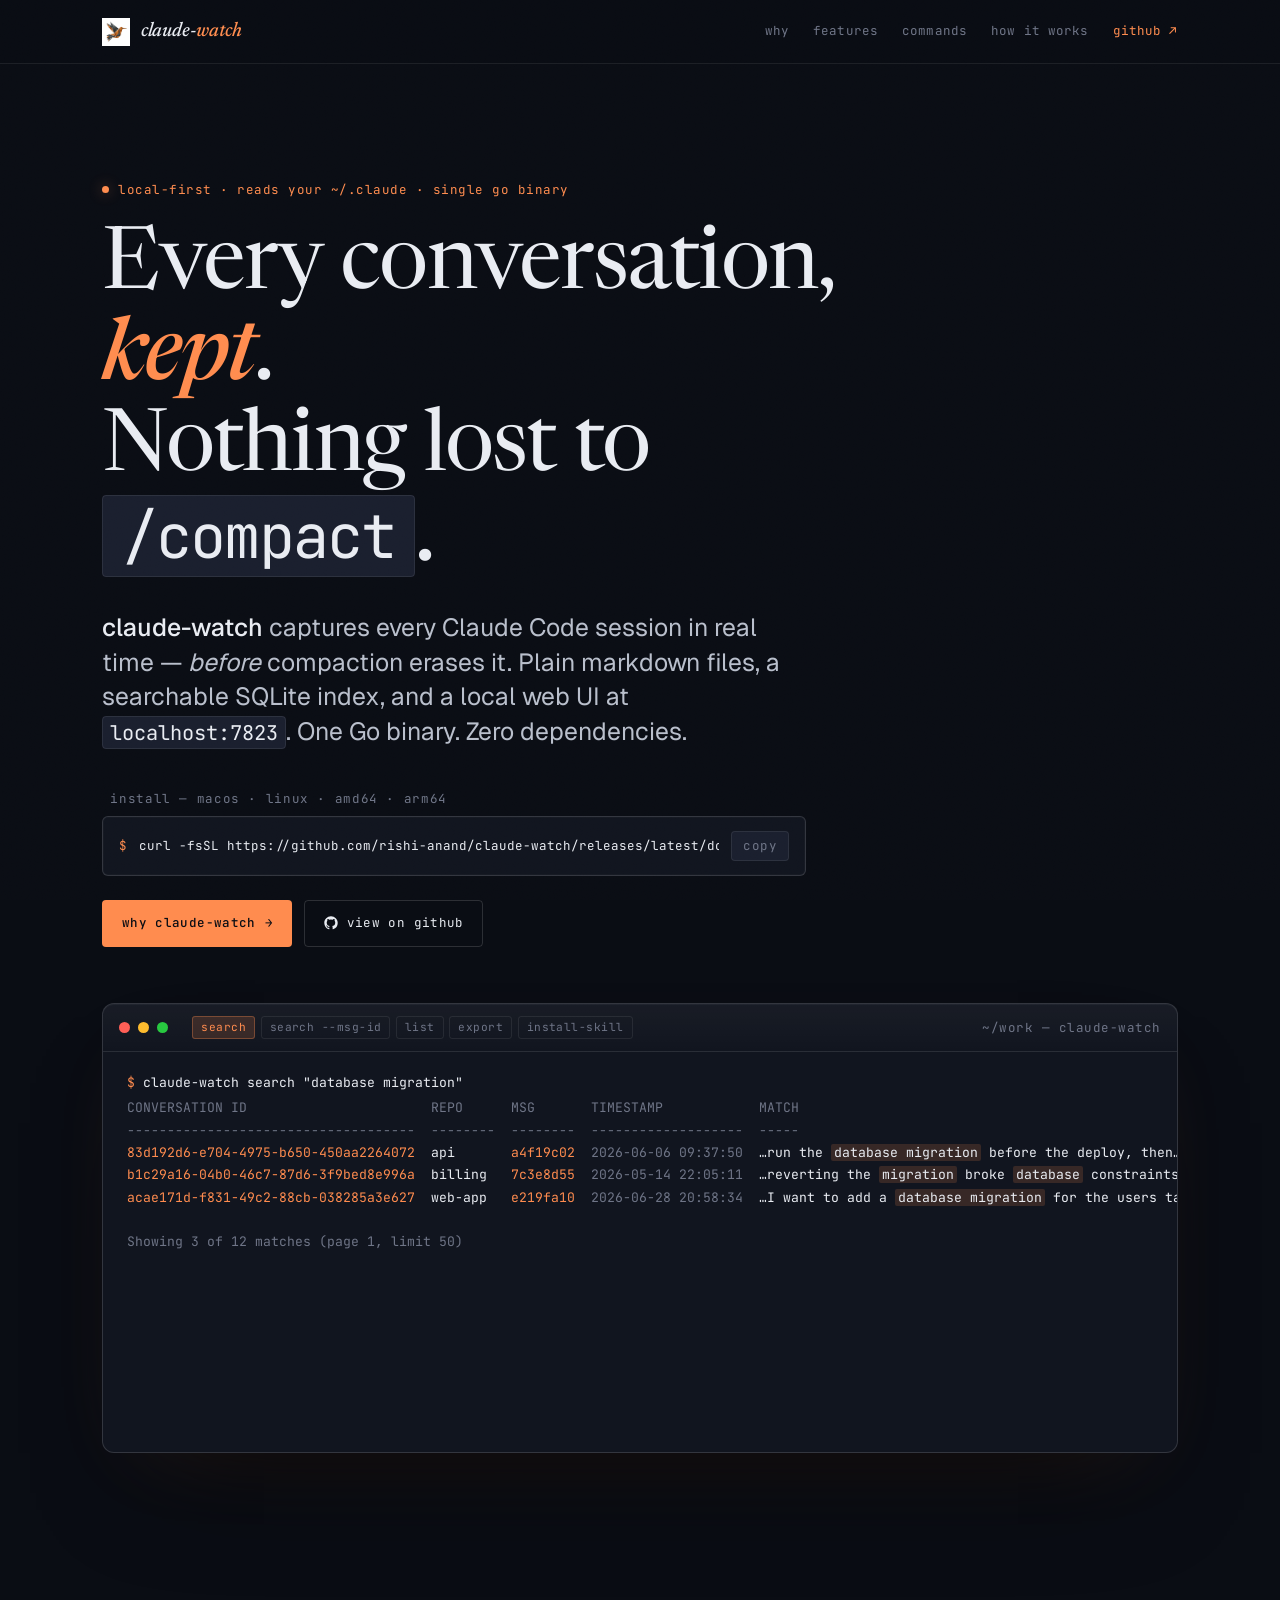
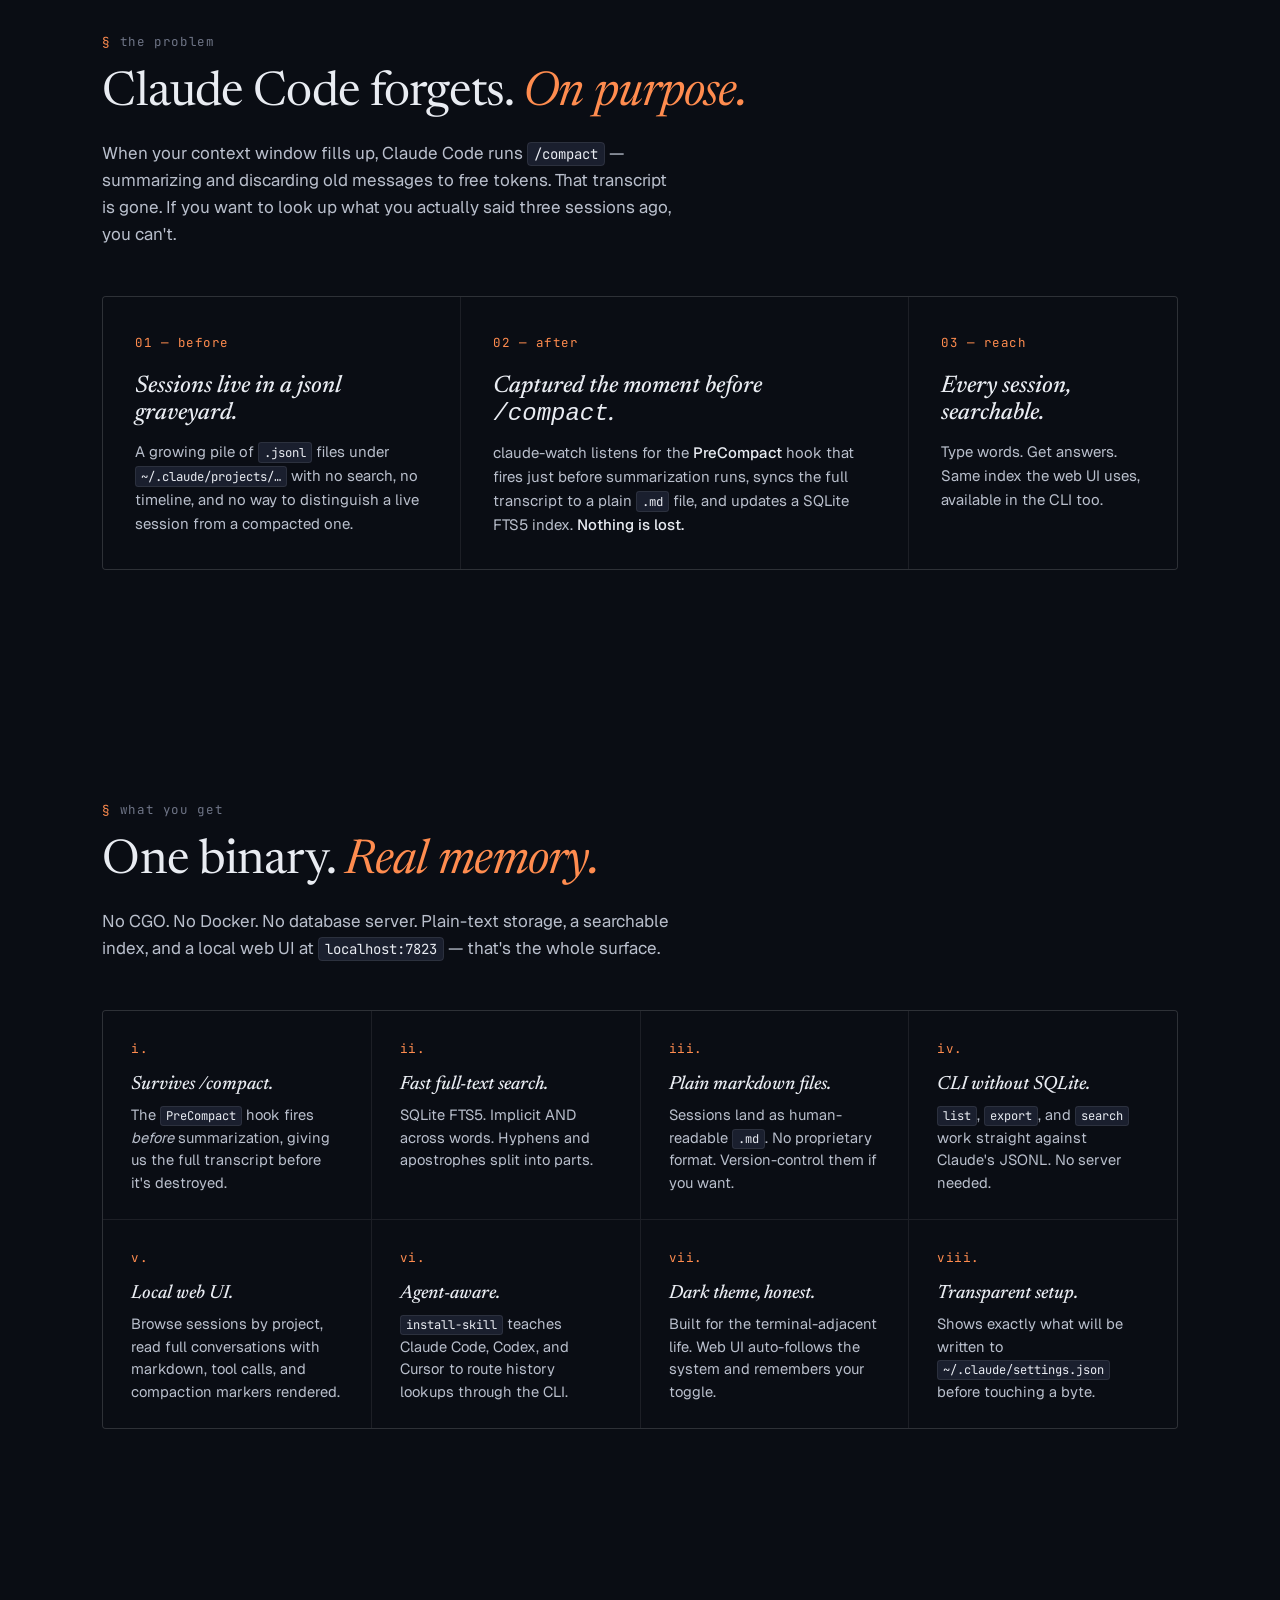
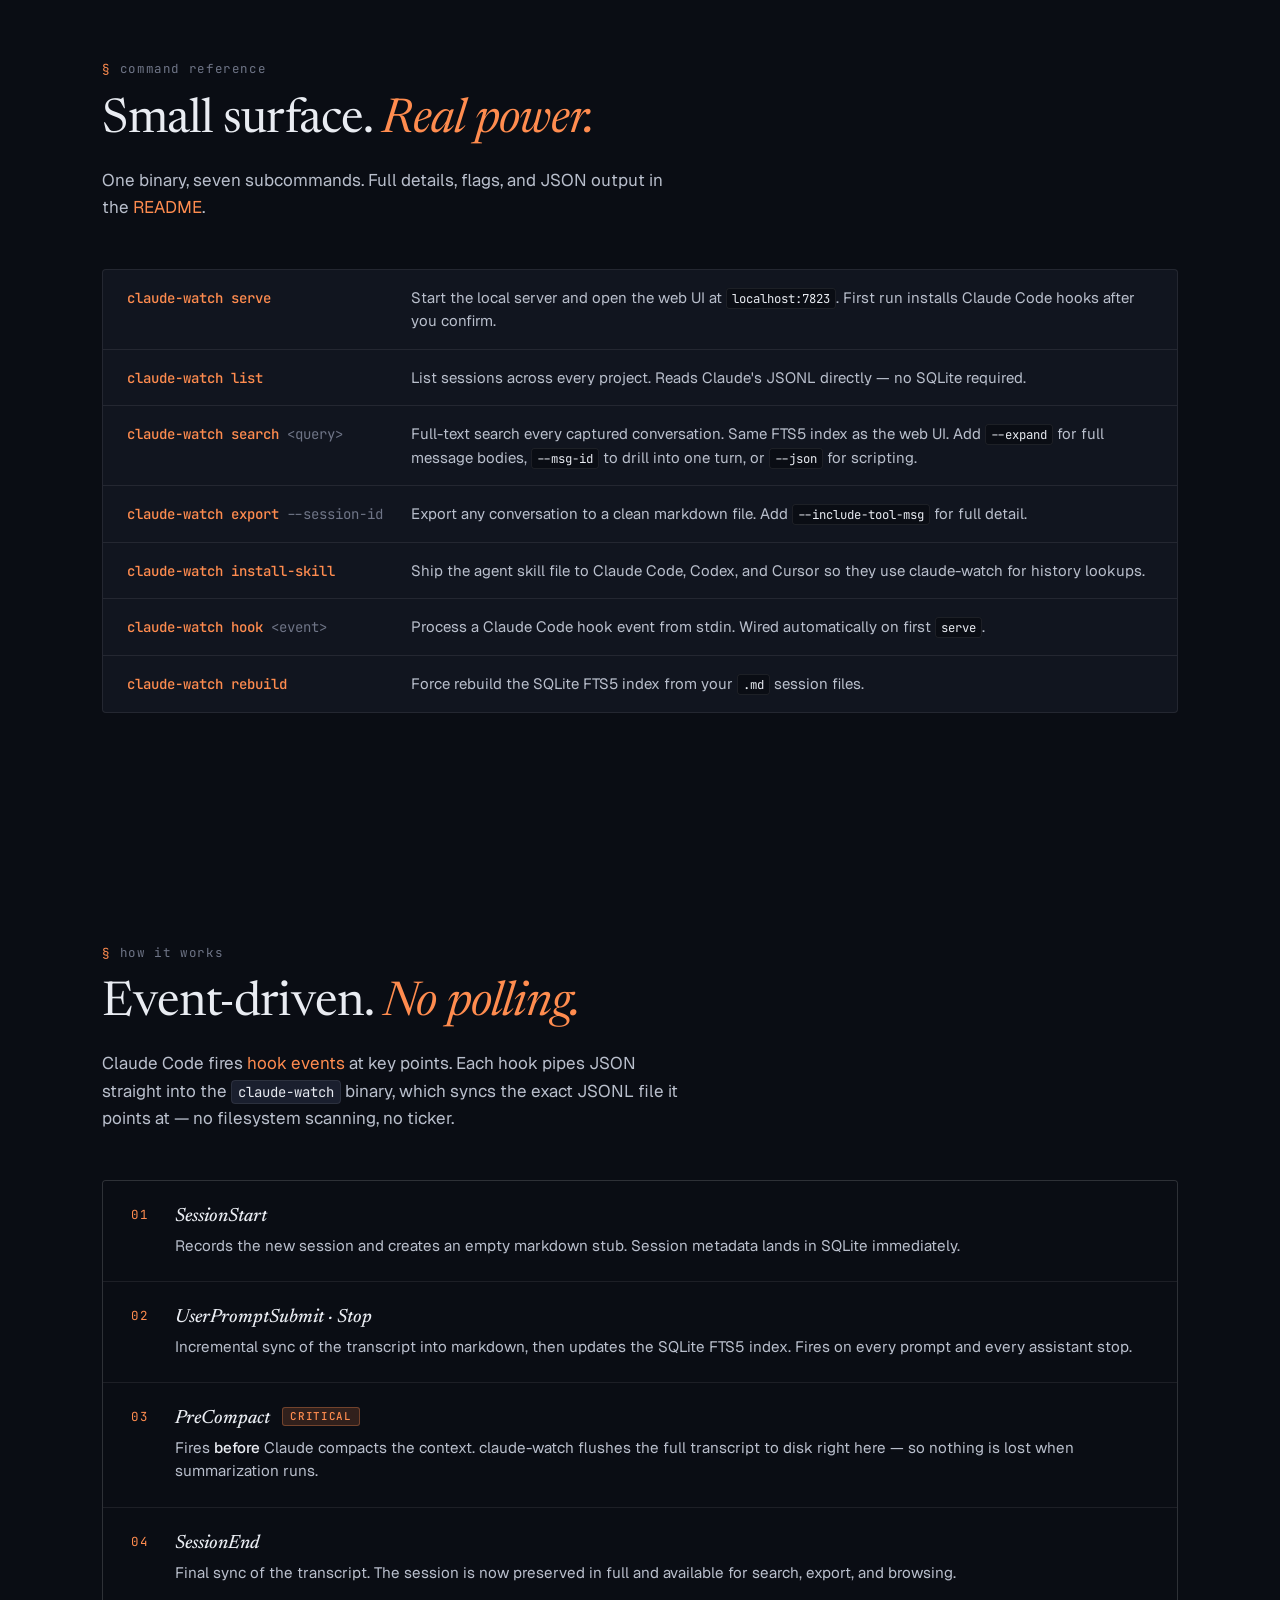
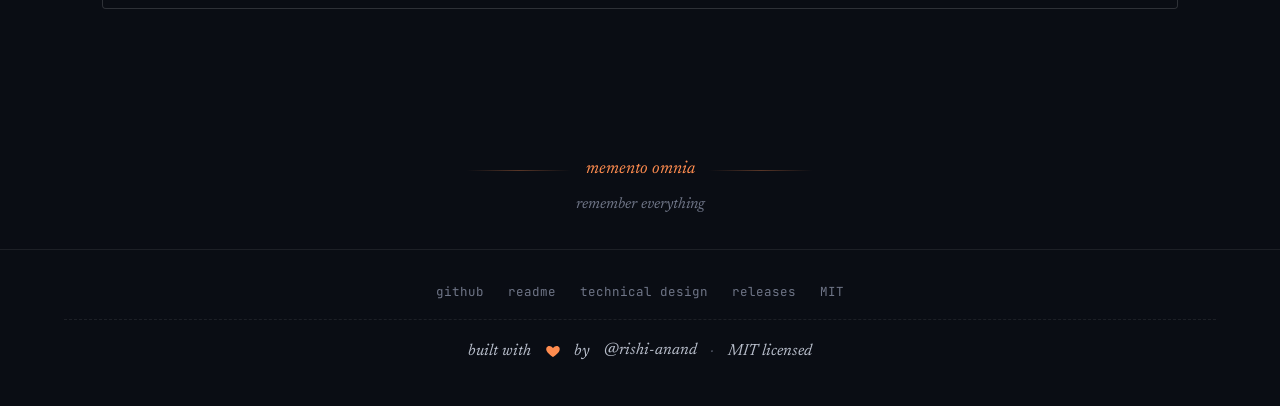
<file: docs/index.html>
<!doctype html>
<html lang="en" data-accent="ember">
<head>
  <meta charset="utf-8" />
  <meta name="viewport" content="width=device-width, initial-scale=1" />
  <meta name="theme-color" content="#0a0d14" />
  <title>claude-watch — every Claude Code conversation, kept.</title>
  <meta name="description" content="claude-watch captures every Claude Code session in real time — before /compact erases it. Plain markdown files, a searchable SQLite index, and a local web UI at localhost:7823." />
  <meta property="og:title" content="claude-watch" />
  <meta property="og:description" content="Every Claude Code conversation, kept. Nothing lost to /compact." />
  <meta property="og:image" content="logo.png" />
  <meta name="twitter:card" content="summary_large_image" />
  <link rel="icon" type="image/png" href="logo.png" />
  <link rel="preconnect" href="https://fonts.googleapis.com" />
  <link rel="preconnect" href="https://fonts.gstatic.com" crossorigin />
  <link href="https://fonts.googleapis.com/css2?family=Newsreader:ital,opsz,wght@0,6..72,400;0,6..72,500;1,6..72,400;1,6..72,500&family=Geist:wght@400;500;600&family=JetBrains+Mono:wght@400;500&display=swap" rel="stylesheet" />
  <style>
    /* ─── Design tokens ─────────────────────────────────── */
    :root {
      --bg:      #0a0d14;
      --bg-2:    #11151f;
      --bg-3:    #1a1f2e;
      --line:    rgba(255, 255, 255, 0.08);
      --line-2:  rgba(255, 255, 255, 0.14);
      --ink:     #e9ecf2;
      --ink-2:   #b9bfcc;
      --ink-3:   #6f7587;
      --ink-4:   #4a4f5d;

      --accent:        #ff8c4f;
      --accent-soft:   rgba(255, 140, 79, 0.16);
      --accent-line:   rgba(255, 140, 79, 0.32);
      --accent-glow:   rgba(255, 140, 79, 0.45);

      --f-mono:    "JetBrains Mono", ui-monospace, "SF Mono", Menlo, monospace;
      --f-display: "Newsreader", ui-serif, Georgia, serif;
      --f-body:    "Geist", ui-sans-serif, system-ui, -apple-system, sans-serif;

      --t-1: clamp(2.6rem, 7vw, 5.4rem);
      --t-2: clamp(1.9rem, 4vw, 3rem);
      --t-3: clamp(1.2rem, 2.2vw, 1.55rem);
      --t-4: 1.0625rem;
      --t-5: 0.9375rem;
      --t-6: 0.78125rem;
      --lh-tight: 1.05;
      --lh-snug:  1.25;
      --lh:       1.55;

      --gutter:      clamp(1.25rem, 3vw, 2.5rem);
      --section-gap: clamp(4rem, 9vw, 7.5rem);
      --max-w:       72rem;
      --copy-w:      36rem;
    }

    /* ─── Reset + base ──────────────────────────────────── */
    *, *::before, *::after { box-sizing: border-box; }
    html, body { margin: 0; padding: 0; }
    html { background: var(--bg); scroll-behavior: smooth; }

    body {
      font-family: var(--f-body);
      font-size: var(--t-5);
      line-height: var(--lh);
      color: var(--ink);
      background: var(--bg);
      -webkit-font-smoothing: antialiased;
      -moz-osx-font-smoothing: grayscale;
      font-feature-settings: "ss01", "cv11";
      text-rendering: optimizeLegibility;
      overflow-x: hidden;
    }

    img { max-width: 100%; display: block; }
    a { color: var(--accent); text-decoration: none; transition: color .12s ease; }
    a:hover { color: var(--ink); }
    ::selection { background: var(--accent); color: var(--bg); }

    /* Faint grain overlay */
    body::before {
      content: "";
      position: fixed; inset: 0;
      pointer-events: none;
      z-index: 999;
      opacity: 0.04;
      background-image: url("data:image/svg+xml;utf8,<svg xmlns='http://www.w3.org/2000/svg' width='128' height='128'><filter id='n'><feTurbulence type='fractalNoise' baseFrequency='0.85' numOctaves='2' stitchTiles='stitch'/></filter><rect width='100%25' height='100%25' filter='url(%23n)'/></svg>");
      mix-blend-mode: overlay;
    }

    /* ─── Nav ───────────────────────────────────────────── */
    .nav {
      position: sticky; top: 0; z-index: 50;
      backdrop-filter: blur(10px);
      -webkit-backdrop-filter: blur(10px);
      background: rgba(10, 13, 20, 0.72);
      border-bottom: 1px solid var(--line);
    }
    .nav__inner {
      max-width: var(--max-w);
      margin: 0 auto;
      padding: 1rem var(--gutter);
      display: flex;
      align-items: center;
      gap: 2rem;
    }
    .nav__brand {
      display: flex;
      align-items: center;
      gap: .65rem;
      font-family: var(--f-display);
      font-style: italic;
      font-weight: 500;
      font-size: 1.25rem;
      color: var(--ink);
      letter-spacing: -.01em;
    }
    .nav__brand:hover { color: var(--ink); }
    .nav__brand img { width: 28px; height: 28px; }
    .nav__brand em { color: var(--accent); font-style: italic; }
    .nav__links {
      margin-left: auto;
      display: flex;
      gap: 1.5rem;
      font-family: var(--f-mono);
      font-size: var(--t-6);
      color: var(--ink-3);
      text-transform: lowercase;
      letter-spacing: .01em;
    }
    .nav__links a {
      color: var(--ink-3);
      border-bottom: 1px dashed transparent;
      padding-bottom: 1px;
      transition: color .12s, border-color .12s;
    }
    .nav__links a:hover { color: var(--ink); border-bottom-color: var(--accent-line); }
    .nav__links a.is-cta { color: var(--accent); }
    .nav__links a.is-cta:hover { color: var(--ink); }
    @media (max-width: 720px) {
      .nav__links { gap: 1rem; }
      .nav__links a:not(.is-cta) { display: none; }
    }

    /* ─── Hero ──────────────────────────────────────────── */
    .hero {
      max-width: var(--max-w);
      margin: 0 auto;
      padding: clamp(4rem, 10vw, 7rem) var(--gutter) clamp(2.5rem, 6vw, 4rem);
      position: relative;
    }
    .hero::after {
      content: "";
      position: absolute;
      top: -10%; right: -20%;
      width: 720px; height: 720px;
      background: radial-gradient(circle at center, var(--accent-soft) 0%, transparent 60%);
      pointer-events: none;
      filter: blur(30px);
      z-index: -1;
    }

    .hero__eyebrow {
      font-family: var(--f-mono);
      font-size: var(--t-6);
      color: var(--accent);
      text-transform: lowercase;
      letter-spacing: .04em;
      margin: 0 0 1.5rem;
      display: inline-flex;
      align-items: center;
      gap: .55rem;
    }
    .hero__eyebrow::before {
      content: "";
      display: inline-block;
      width: 7px; height: 7px;
      border-radius: 50%;
      background: var(--accent);
      box-shadow: 0 0 14px var(--accent-glow);
      animation: blink 2.6s ease-in-out infinite;
    }
    @keyframes blink { 0%,75%,100% { opacity: 1; } 88% { opacity: .25; } }

    .hero__title {
      font-family: var(--f-display);
      font-weight: 400;
      font-size: var(--t-1);
      line-height: var(--lh-tight);
      letter-spacing: -.02em;
      color: var(--ink);
      margin: 0 0 1.5rem;
      max-width: 16ch;
    }
    .hero__title em {
      font-style: italic;
      color: var(--accent);
      font-weight: 500;
    }
    .hero__sub {
      font-size: var(--t-3);
      line-height: 1.4;
      color: var(--ink-2);
      max-width: 44ch;
      margin: 0 0 2.5rem;
      font-weight: 400;
    }
    .hero__sub strong { color: var(--ink); font-weight: 500; }
    .hero__sub code {
      font-family: var(--f-mono);
      font-size: .82em;
      color: var(--ink);
      background: var(--bg-3);
      padding: 2px 7px;
      border-radius: 4px;
      border: 1px solid var(--line);
    }

    /* Install command block — primary CTA */
    .install {
      max-width: 44rem;
      margin: 0 0 1.5rem;
    }
    .install__label {
      font-family: var(--f-mono);
      font-size: var(--t-6);
      color: var(--ink-3);
      text-transform: lowercase;
      letter-spacing: .05em;
      margin: 0 0 .5rem;
      padding-left: .5rem;
    }
    .install__row {
      display: flex;
      align-items: center;
      gap: .75rem;
      background: var(--bg-2);
      border: 1px solid var(--line-2);
      border-radius: 6px;
      padding: .85rem 1rem;
      position: relative;
      box-shadow: 0 20px 40px -30px rgba(0,0,0,.9), 0 0 0 1px rgba(255,255,255,.02) inset;
    }
    .install__row .prompt {
      color: var(--accent);
      font-family: var(--f-mono);
      font-size: var(--t-6);
      user-select: none;
      flex-shrink: 0;
    }
    .install__row code {
      flex: 1;
      font-family: var(--f-mono);
      font-size: var(--t-6);
      color: var(--ink);
      overflow-x: auto;
      white-space: nowrap;
      padding: 2px 0;
      letter-spacing: 0;
    }
    .install__copy {
      background: var(--bg-3);
      border: 1px solid var(--line);
      color: var(--ink-3);
      font-family: var(--f-mono);
      font-size: var(--t-6);
      letter-spacing: .04em;
      text-transform: lowercase;
      padding: .35rem .7rem;
      border-radius: 4px;
      cursor: pointer;
      flex-shrink: 0;
      transition: color .12s, border-color .12s, background .12s;
    }
    .install__copy:hover {
      color: var(--accent);
      border-color: var(--accent-line);
      background: var(--bg-2);
    }
    .install__copy.is-copied {
      color: var(--accent);
      border-color: var(--accent);
      background: var(--accent-soft);
    }

    .cta-row {
      display: flex;
      flex-wrap: wrap;
      gap: .75rem;
      align-items: center;
      margin-bottom: 3.5rem;
    }
    .btn {
      display: inline-flex;
      align-items: center;
      gap: .55rem;
      font-family: var(--f-mono);
      font-size: var(--t-6);
      text-transform: lowercase;
      letter-spacing: .03em;
      padding: .8rem 1.15rem;
      border-radius: 4px;
      border: 1px solid transparent;
      cursor: pointer;
      transition: transform .12s ease, background .12s ease, border-color .12s ease, color .12s ease;
      text-decoration: none;
    }
    .btn--primary {
      background: var(--accent);
      color: var(--bg);
      font-weight: 500;
    }
    .btn--primary:hover {
      background: var(--ink);
      color: var(--bg);
      transform: translateY(-1px);
    }
    .btn--ghost {
      border-color: var(--line-2);
      color: var(--ink);
      background: transparent;
    }
    .btn--ghost:hover {
      border-color: var(--accent);
      color: var(--accent);
    }
    .btn .arrow { transition: transform .15s ease; }
    .btn:hover .arrow { transform: translateX(3px); }

    /* Terminal mock — replaces the "hero screenshot" slot */
    .terminal {
      margin: 0 calc(-1 * var(--gutter));
      position: relative;
    }
    .terminal__frame {
      border: 1px solid var(--line-2);
      border-radius: 12px;
      background: var(--bg-2);
      overflow: hidden;
      box-shadow:
        0 1px 0 rgba(255,255,255,.04) inset,
        0 60px 120px -60px rgba(0,0,0,.8),
        0 30px 80px -40px var(--accent-soft);
    }
    .terminal__bar {
      display: flex;
      align-items: center;
      gap: .5rem;
      padding: .75rem 1rem;
      border-bottom: 1px solid var(--line);
      background: linear-gradient(180deg, rgba(255,255,255,0.03), transparent);
    }
    .terminal__dot {
      width: 11px; height: 11px; border-radius: 50%;
      background: var(--ink-4);
    }
    .terminal__dot:nth-child(1) { background: #ff5f57; }
    .terminal__dot:nth-child(2) { background: #febc2e; }
    .terminal__dot:nth-child(3) { background: #28c840; }
    .terminal__title {
      margin-left: auto; margin-right: auto;
      font-family: var(--f-mono);
      font-size: var(--t-6);
      color: var(--ink-3);
      letter-spacing: .04em;
    }
    .terminal__body {
      font-family: var(--f-mono);
      font-size: .82rem;
      line-height: 1.7;
      padding: 1.25rem 1.5rem;
      color: var(--ink);
      overflow-x: auto;
      min-height: 25rem;
      scroll-behavior: smooth;
    }
    .terminal__cmd { white-space: pre; margin-bottom: .2rem; }
    .terminal__out { white-space: pre; min-height: 20rem; }
    .terminal__out .header { color: var(--ink-3); }
    .terminal__out .id { color: var(--accent); }
    .terminal__out .highlight { color: var(--ink); background: var(--accent-soft); padding: 0 3px; border-radius: 2px; }
    .terminal__out .dim { color: var(--ink-3); }
    .terminal__out .ok { color: #6fbc95; }
    .terminal__out .warn { color: #f0b76b; }
    .terminal__cmd .prompt { color: var(--accent); }
    .terminal__cursor {
      display: inline-block;
      width: 8px; height: 1.05em;
      background: var(--accent);
      vertical-align: text-bottom;
      animation: cursor 1s steps(2) infinite;
      margin-left: 2px;
    }
    .terminal__cursor[hidden] { display: none; }
    @keyframes cursor { 50% { opacity: 0; } }
    .terminal__tabs {
      display: flex;
      gap: .35rem;
      margin-left: 1rem;
    }
    .terminal__tab {
      font-family: var(--f-mono);
      font-size: .7rem;
      color: var(--ink-3);
      letter-spacing: .04em;
      padding: 2px 8px;
      border-radius: 3px;
      border: 1px solid var(--line);
      background: transparent;
      transition: color .18s ease, border-color .18s ease, background .18s ease;
    }
    .terminal__tab.is-active {
      color: var(--accent);
      border-color: var(--accent-line);
      background: var(--accent-soft);
    }
    @media (min-width: 900px) {
      .terminal { margin: 0; }
    }

    /* ─── Section primitives ────────────────────────────── */
    section {
      max-width: var(--max-w);
      margin: 0 auto;
      padding: var(--section-gap) var(--gutter);
    }
    .section__eyebrow {
      font-family: var(--f-mono);
      font-size: var(--t-6);
      color: var(--ink-3);
      text-transform: lowercase;
      letter-spacing: .05em;
      margin: 0 0 .75rem;
    }
    .section__eyebrow::before { content: "§ "; color: var(--accent); }
    .section__title {
      font-family: var(--f-display);
      font-weight: 400;
      font-size: var(--t-2);
      line-height: var(--lh-snug);
      letter-spacing: -.018em;
      margin: 0 0 1rem;
      max-width: 24ch;
      color: var(--ink);
    }
    .section__title em { font-style: italic; color: var(--accent); }
    .section__lede {
      font-size: var(--t-4);
      line-height: 1.6;
      color: var(--ink-2);
      max-width: var(--copy-w);
      margin: 0 0 3rem;
    }
    .section__lede code {
      font-family: var(--f-mono);
      font-size: .82em;
      color: var(--ink);
      background: var(--bg-3);
      padding: 2px 6px;
      border-radius: 4px;
      border: 1px solid var(--line);
    }

    /* ─── Pillars (why) ─────────────────────────────────── */
    .pillars {
      display: grid;
      grid-template-columns: repeat(12, 1fr);
      gap: 1px;
      background: var(--line);
      border: 1px solid var(--line);
      border-radius: 4px;
      overflow: hidden;
    }
    .pillar {
      background: var(--bg);
      padding: 2.25rem 2rem 2rem;
      position: relative;
      transition: background .18s ease;
    }
    .pillar:hover { background: var(--bg-2); }
    .pillar:nth-child(1) { grid-column: span 4; }
    .pillar:nth-child(2) { grid-column: span 5; }
    .pillar:nth-child(3) { grid-column: span 3; }
    @media (max-width: 820px) { .pillar:nth-child(n) { grid-column: span 12; } }
    .pillar__num {
      font-family: var(--f-mono);
      font-size: var(--t-6);
      color: var(--accent);
      margin-bottom: 1.25rem;
      letter-spacing: .04em;
    }
    .pillar__head {
      font-family: var(--f-display);
      font-weight: 500;
      font-style: italic;
      font-size: 1.5rem;
      line-height: 1.15;
      margin: 0 0 .75rem;
      color: var(--ink);
    }
    .pillar__body {
      color: var(--ink-2);
      font-size: var(--t-5);
      line-height: 1.6;
      margin: 0;
    }
    .pillar__body strong { color: var(--ink); font-weight: 500; }
    .pillar__body code {
      font-family: var(--f-mono);
      font-size: .82em;
      color: var(--ink);
      background: var(--bg-3);
      padding: 1px 5px;
      border-radius: 3px;
      border: 1px solid var(--line);
    }

    /* ─── Features grid ─────────────────────────────────── */
    .features {
      display: grid;
      grid-template-columns: repeat(auto-fill, minmax(260px, 1fr));
      gap: 1px;
      background: var(--line);
      border: 1px solid var(--line);
      border-radius: 4px;
      overflow: hidden;
    }
    .feature {
      background: var(--bg);
      padding: 1.75rem 1.75rem 1.5rem;
      transition: background .18s ease;
    }
    .feature:hover { background: var(--bg-2); }
    .feature__mark {
      font-family: var(--f-mono);
      font-size: var(--t-6);
      color: var(--accent);
      letter-spacing: .04em;
      margin-bottom: .9rem;
    }
    .feature__head {
      font-family: var(--f-display);
      font-weight: 500;
      font-style: italic;
      font-size: 1.2rem;
      line-height: 1.2;
      margin: 0 0 .5rem;
      color: var(--ink);
    }
    .feature__body {
      color: var(--ink-2);
      font-size: .92rem;
      line-height: 1.55;
      margin: 0;
    }
    .feature__body code {
      font-family: var(--f-mono);
      font-size: .82em;
      color: var(--ink);
      background: var(--bg-3);
      padding: 1px 5px;
      border-radius: 3px;
      border: 1px solid var(--line);
    }

    /* ─── Commands table ────────────────────────────────── */
    .commands {
      border: 1px solid var(--line);
      border-radius: 4px;
      overflow: hidden;
      background: var(--bg-2);
    }
    .cmd {
      display: grid;
      grid-template-columns: 260px 1fr;
      gap: 1.5rem;
      padding: 1rem 1.5rem;
      border-bottom: 1px solid var(--line);
      align-items: baseline;
      transition: background .12s ease;
    }
    .cmd:last-child { border-bottom: none; }
    .cmd:hover { background: var(--bg-3); }
    .cmd__name {
      font-family: var(--f-mono);
      font-size: .875rem;
      color: var(--accent);
      font-weight: 500;
    }
    .cmd__name .flag {
      color: var(--ink-3);
      font-weight: 400;
    }
    .cmd__desc {
      color: var(--ink-2);
      font-size: var(--t-5);
      line-height: 1.55;
    }
    .cmd__desc code {
      font-family: var(--f-mono);
      font-size: .82em;
      color: var(--ink);
      background: var(--bg);
      padding: 1px 5px;
      border-radius: 3px;
      border: 1px solid var(--line);
    }
    @media (max-width: 720px) {
      .cmd { grid-template-columns: 1fr; gap: .35rem; }
    }

    /* ─── Steps (how it works) ──────────────────────────── */
    .steps {
      display: grid;
      gap: 1px;
      background: var(--line);
      border: 1px solid var(--line);
      border-radius: 4px;
      overflow: hidden;
    }
    .step {
      background: var(--bg);
      padding: 1.5rem 1.75rem 1.5rem 4.5rem;
      position: relative;
      transition: background .18s ease;
    }
    .step:hover { background: var(--bg-2); }
    .step__num {
      position: absolute;
      left: 1.75rem;
      top: 1.5rem;
      font-family: var(--f-mono);
      font-size: var(--t-6);
      color: var(--accent);
      letter-spacing: .04em;
      width: 2rem;
    }
    .step__head {
      font-family: var(--f-display);
      font-weight: 500;
      font-style: italic;
      font-size: 1.2rem;
      line-height: 1.2;
      margin: 0 0 .35rem;
      color: var(--ink);
    }
    .step__head .tag {
      display: inline-block;
      margin-left: .5rem;
      font-family: var(--f-mono);
      font-size: .68rem;
      font-style: normal;
      letter-spacing: .06em;
      text-transform: uppercase;
      color: var(--accent);
      background: var(--accent-soft);
      border: 1px solid var(--accent-line);
      padding: 2px 7px;
      border-radius: 3px;
      vertical-align: 3px;
    }
    .step__body {
      color: var(--ink-2);
      font-size: .95rem;
      line-height: 1.55;
      margin: 0;
    }
    .step__body strong { color: var(--ink); font-weight: 500; }
    .step__body code {
      font-family: var(--f-mono);
      font-size: .82em;
      color: var(--ink);
      background: var(--bg-3);
      padding: 1px 5px;
      border-radius: 3px;
      border: 1px solid var(--line);
    }

    /* ─── Closing quote ─────────────────────────────────── */
    .benediction {
      margin: 2rem auto 2rem;
      max-width: 40rem;
      text-align: center;
      padding: 0 1rem;
    }
    .benediction__phrase {
      display: flex;
      align-items: center;
      justify-content: center;
      gap: .9rem;
      font-family: var(--f-display);
      font-style: italic;
      font-size: 1.1rem;
      color: var(--accent);
      margin: 0;
    }
    .benediction__rule {
      flex: 1 1 auto;
      height: 1px;
      max-width: 6.5rem;
      background: linear-gradient(90deg, transparent 0%, var(--accent-line) 50%, transparent 100%);
    }
    .benediction__translation {
      font-family: var(--f-display);
      font-style: italic;
      font-size: .95rem;
      color: var(--ink-3);
      margin: .6rem 0 0;
    }

    /* ─── Footer ────────────────────────────────────────── */
    footer {
      border-top: 1px solid var(--line);
      margin-top: 1rem;
      padding: 2rem var(--gutter) 1.5rem;
      background: var(--bg);
      color: var(--ink-3);
      font-size: var(--t-6);
    }
    .footer__row { max-width: var(--max-w); margin: 0 auto; }
    .footer__nav {
      display: flex;
      justify-content: center;
      gap: 1.5rem;
      flex-wrap: wrap;
      margin-bottom: 1rem;
      font-family: var(--f-mono);
      font-size: var(--t-6);
    }
    .footer__nav a {
      color: var(--ink-3);
      border-bottom: 1px dashed transparent;
      padding-bottom: 1px;
      transition: color .12s, border-color .12s;
    }
    .footer__nav a:hover {
      color: var(--accent);
      border-color: var(--accent-line);
    }
    .footer__signoff {
      display: flex;
      align-items: center;
      justify-content: center;
      gap: .85rem;
      flex-wrap: wrap;
      font-family: var(--f-display);
      font-style: italic;
      font-size: 1rem;
      color: var(--ink-2);
      border-top: 1px dashed var(--line);
      padding: 1.1rem 0 0;
    }
    .footer__signoff .sep { color: var(--ink-4); }
    .footer__signoff a {
      color: var(--ink-2);
      border-bottom: 1px dashed transparent;
      padding-bottom: 1px;
      transition: color .12s, border-color .12s;
    }
    .footer__signoff a:hover {
      color: var(--accent);
      border-color: var(--accent);
    }
    .footer__signoff svg.heart {
      color: var(--accent);
      transform-origin: center;
      animation: heart-beat 2.4s ease-in-out infinite;
    }
    @keyframes heart-beat {
      0%, 100% { transform: scale(1); }
      18% { transform: scale(1.18); }
      36% { transform: scale(1); }
      54% { transform: scale(1.10); }
      72% { transform: scale(1); }
    }

    @media (prefers-reduced-motion: reduce) {
      *, *::before, *::after { transition: none !important; animation: none !important; }
    }
  </style>
</head>
<body>

  <nav class="nav">
    <div class="nav__inner">
      <a class="nav__brand" href="#top">
        <img src="logo.png" alt="" />
        <span>claude-<em>watch</em></span>
      </a>
      <div class="nav__links">
        <a href="#why">why</a>
        <a href="#features">features</a>
        <a href="#commands">commands</a>
        <a href="#how">how it works</a>
        <a class="is-cta" href="https://github.com/rishi-anand/claude-watch" target="_blank" rel="noopener">github ↗</a>
      </div>
    </div>
  </nav>

  <header class="hero" id="top">
    <p class="hero__eyebrow">local-first · reads your ~/.claude · single go binary</p>
    <h1 class="hero__title">
      Every conversation, <em>kept</em>.<br>
      Nothing lost to <code style="font-family:var(--f-mono);font-size:.7em;background:var(--bg-3);padding:0 .3em;border-radius:4px;border:1px solid var(--line);vertical-align:2px;color:var(--ink)">/compact</code>.
    </h1>
    <p class="hero__sub">
      <strong>claude-watch</strong> captures every Claude Code session in real time — <em>before</em>
      compaction erases it. Plain markdown files, a searchable SQLite index, and a local web UI
      at <code>localhost:7823</code>. One Go binary. Zero dependencies.
    </p>

    <div class="install">
      <p class="install__label">install — macOS &middot; linux &middot; amd64 &middot; arm64</p>
      <div class="install__row">
        <span class="prompt">$</span>
        <code id="install-line">curl -fsSL https://github.com/rishi-anand/claude-watch/releases/latest/download/install.sh | bash</code>
        <button class="install__copy" id="install-copy" aria-label="Copy install command">copy</button>
      </div>
    </div>

    <div class="cta-row">
      <a class="btn btn--primary" href="#why">
        why claude-watch
        <span class="arrow">→</span>
      </a>
      <a class="btn btn--ghost" href="https://github.com/rishi-anand/claude-watch" target="_blank" rel="noopener">
        <svg width="14" height="14" viewBox="0 0 24 24" fill="currentColor"><path d="M12 .5C5.65.5.5 5.65.5 12c0 5.08 3.29 9.39 7.86 10.91.58.11.79-.25.79-.56v-2.16c-3.2.7-3.87-1.36-3.87-1.36-.52-1.32-1.27-1.67-1.27-1.67-1.04-.71.08-.7.08-.7 1.15.08 1.75 1.18 1.75 1.18 1.02 1.75 2.68 1.24 3.34.95.1-.74.4-1.24.72-1.53-2.55-.29-5.24-1.28-5.24-5.7 0-1.26.45-2.28 1.18-3.08-.12-.29-.51-1.46.11-3.04 0 0 .96-.31 3.15 1.18a10.9 10.9 0 0 1 5.72 0c2.19-1.49 3.15-1.18 3.15-1.18.63 1.58.23 2.75.11 3.04.73.8 1.18 1.82 1.18 3.08 0 4.43-2.69 5.41-5.25 5.7.41.35.78 1.05.78 2.11v3.13c0 .31.21.68.8.56A11.51 11.51 0 0 0 23.5 12C23.5 5.65 18.35.5 12 .5z"/></svg>
        view on github
      </a>
    </div>

    <div class="terminal">
      <div class="terminal__frame">
        <div class="terminal__bar">
          <span class="terminal__dot"></span>
          <span class="terminal__dot"></span>
          <span class="terminal__dot"></span>
          <div class="terminal__tabs" id="term-tabs" aria-hidden="true">
            <span class="terminal__tab" data-scene="0">search</span>
            <span class="terminal__tab" data-scene="1">search --msg-id</span>
            <span class="terminal__tab" data-scene="2">list</span>
            <span class="terminal__tab" data-scene="3">export</span>
            <span class="terminal__tab" data-scene="4">install-skill</span>
          </div>
          <span class="terminal__title" style="margin-left:auto;margin-right:0">~/work — claude-watch</span>
        </div>
        <div class="terminal__body" aria-hidden="true">
          <div class="terminal__cmd"><span class="prompt">$</span> <span id="term-typed"></span><span class="terminal__cursor" id="term-cursor"></span></div>
          <div class="terminal__out" id="term-out"></div>
        </div>
      </div>
    </div>
  </header>

  <section id="why">
    <p class="section__eyebrow">the problem</p>
    <h2 class="section__title">Claude Code forgets. <em>On purpose.</em></h2>
    <p class="section__lede">
      When your context window fills up, Claude Code runs <code>/compact</code> — summarizing and
      discarding old messages to free tokens. That transcript is gone. If you want to look up what
      you actually said three sessions ago, you can't.
    </p>

    <div class="pillars">
      <div class="pillar">
        <div class="pillar__num">01 — before</div>
        <h3 class="pillar__head">Sessions live in a jsonl graveyard.</h3>
        <p class="pillar__body">
          A growing pile of <code>.jsonl</code> files under <code>~/.claude/projects/…</code> with
          no search, no timeline, and no way to distinguish a live session from a compacted one.
        </p>
      </div>
      <div class="pillar">
        <div class="pillar__num">02 — after</div>
        <h3 class="pillar__head">Captured the moment before <code>/compact</code>.</h3>
        <p class="pillar__body">
          claude-watch listens for the <strong>PreCompact</strong> hook that fires just before summarization
          runs, syncs the full transcript to a plain <code>.md</code> file, and updates a SQLite FTS5
          index. <strong>Nothing is lost.</strong>
        </p>
      </div>
      <div class="pillar">
        <div class="pillar__num">03 — reach</div>
        <h3 class="pillar__head">Every session, searchable.</h3>
        <p class="pillar__body">
          Type words. Get answers. Same index the web UI uses, available in the CLI too.
        </p>
      </div>
    </div>
  </section>

  <section id="features">
    <p class="section__eyebrow">what you get</p>
    <h2 class="section__title">One binary. <em>Real memory.</em></h2>
    <p class="section__lede">
      No CGO. No Docker. No database server. Plain-text storage, a searchable index, and a local
      web UI at <code>localhost:7823</code> — that's the whole surface.
    </p>

    <div class="features">
      <div class="feature">
        <div class="feature__mark">i.</div>
        <h3 class="feature__head">Survives /compact.</h3>
        <p class="feature__body">The <code>PreCompact</code> hook fires <em>before</em> summarization, giving us the full transcript before it's destroyed.</p>
      </div>
      <div class="feature">
        <div class="feature__mark">ii.</div>
        <h3 class="feature__head">Fast full-text search.</h3>
        <p class="feature__body">SQLite FTS5. Implicit AND across words. Hyphens and apostrophes split into parts.</p>
      </div>
      <div class="feature">
        <div class="feature__mark">iii.</div>
        <h3 class="feature__head">Plain markdown files.</h3>
        <p class="feature__body">Sessions land as human-readable <code>.md</code>. No proprietary format. Version-control them if you want.</p>
      </div>
      <div class="feature">
        <div class="feature__mark">iv.</div>
        <h3 class="feature__head">CLI without SQLite.</h3>
        <p class="feature__body"><code>list</code>, <code>export</code>, and <code>search</code> work straight against Claude's JSONL. No server needed.</p>
      </div>
      <div class="feature">
        <div class="feature__mark">v.</div>
        <h3 class="feature__head">Local web UI.</h3>
        <p class="feature__body">Browse sessions by project, read full conversations with markdown, tool calls, and compaction markers rendered.</p>
      </div>
      <div class="feature">
        <div class="feature__mark">vi.</div>
        <h3 class="feature__head">Agent-aware.</h3>
        <p class="feature__body"><code>install-skill</code> teaches Claude Code, Codex, and Cursor to route history lookups through the CLI.</p>
      </div>
      <div class="feature">
        <div class="feature__mark">vii.</div>
        <h3 class="feature__head">Dark theme, honest.</h3>
        <p class="feature__body">Built for the terminal-adjacent life. Web UI auto-follows the system and remembers your toggle.</p>
      </div>
      <div class="feature">
        <div class="feature__mark">viii.</div>
        <h3 class="feature__head">Transparent setup.</h3>
        <p class="feature__body">Shows exactly what will be written to <code>~/.claude/settings.json</code> before touching a byte.</p>
      </div>
    </div>
  </section>

  <section id="commands">
    <p class="section__eyebrow">command reference</p>
    <h2 class="section__title">Small surface. <em>Real power.</em></h2>
    <p class="section__lede">
      One binary, seven subcommands. Full details, flags, and JSON output in the
      <a href="https://github.com/rishi-anand/claude-watch#commands" target="_blank" rel="noopener">README</a>.
    </p>

    <div class="commands">
      <div class="cmd">
        <div class="cmd__name">claude-watch serve</div>
        <div class="cmd__desc">Start the local server and open the web UI at <code>localhost:7823</code>. First run installs Claude Code hooks after you confirm.</div>
      </div>
      <div class="cmd">
        <div class="cmd__name">claude-watch list</div>
        <div class="cmd__desc">List sessions across every project. Reads Claude's JSONL directly — no SQLite required.</div>
      </div>
      <div class="cmd">
        <div class="cmd__name">claude-watch search <span class="flag">&lt;query&gt;</span></div>
        <div class="cmd__desc">Full-text search every captured conversation. Same FTS5 index as the web UI. Add <code>--expand</code> for full message bodies, <code>--msg-id</code> to drill into one turn, or <code>--json</code> for scripting.</div>
      </div>
      <div class="cmd">
        <div class="cmd__name">claude-watch export <span class="flag">--session-id</span></div>
        <div class="cmd__desc">Export any conversation to a clean markdown file. Add <code>--include-tool-msg</code> for full detail.</div>
      </div>
      <div class="cmd">
        <div class="cmd__name">claude-watch install-skill</div>
        <div class="cmd__desc">Ship the agent skill file to Claude Code, Codex, and Cursor so they use claude-watch for history lookups.</div>
      </div>
      <div class="cmd">
        <div class="cmd__name">claude-watch hook <span class="flag">&lt;event&gt;</span></div>
        <div class="cmd__desc">Process a Claude Code hook event from stdin. Wired automatically on first <code>serve</code>.</div>
      </div>
      <div class="cmd">
        <div class="cmd__name">claude-watch rebuild</div>
        <div class="cmd__desc">Force rebuild the SQLite FTS5 index from your <code>.md</code> session files.</div>
      </div>
    </div>
  </section>

  <section id="how">
    <p class="section__eyebrow">how it works</p>
    <h2 class="section__title">Event-driven. <em>No polling.</em></h2>
    <p class="section__lede">
      Claude Code fires <a href="https://code.claude.com/docs/en/hooks" target="_blank" rel="noopener">hook events</a>
      at key points. Each hook pipes JSON straight into the <code>claude-watch</code> binary, which
      syncs the exact JSONL file it points at — no filesystem scanning, no ticker.
    </p>

    <div class="steps">
      <div class="step">
        <div class="step__num">01</div>
        <h3 class="step__head">SessionStart</h3>
        <p class="step__body">Records the new session and creates an empty markdown stub. Session metadata lands in SQLite immediately.</p>
      </div>
      <div class="step">
        <div class="step__num">02</div>
        <h3 class="step__head">UserPromptSubmit &middot; Stop</h3>
        <p class="step__body">Incremental sync of the transcript into markdown, then updates the SQLite FTS5 index. Fires on every prompt and every assistant stop.</p>
      </div>
      <div class="step">
        <div class="step__num">03</div>
        <h3 class="step__head">PreCompact <span class="tag">critical</span></h3>
        <p class="step__body">Fires <strong>before</strong> Claude compacts the context. claude-watch flushes the full transcript to disk right here — so nothing is lost when summarization runs.</p>
      </div>
      <div class="step">
        <div class="step__num">04</div>
        <h3 class="step__head">SessionEnd</h3>
        <p class="step__body">Final sync of the transcript. The session is now preserved in full and available for search, export, and browsing.</p>
      </div>
    </div>
  </section>

  <div class="benediction">
    <p class="benediction__phrase">
      <span class="benediction__rule"></span>
      <span><em>memento omnia</em></span>
      <span class="benediction__rule"></span>
    </p>
    <p class="benediction__translation">remember everything</p>
  </div>

  <footer>
    <div class="footer__row">
      <div class="footer__nav">
        <a href="https://github.com/rishi-anand/claude-watch" target="_blank" rel="noopener">github</a>
        <a href="https://github.com/rishi-anand/claude-watch#readme" target="_blank" rel="noopener">readme</a>
        <a href="https://github.com/rishi-anand/claude-watch/blob/main/docs/technical-design.md" target="_blank" rel="noopener">technical design</a>
        <a href="https://github.com/rishi-anand/claude-watch/releases/latest" target="_blank" rel="noopener">releases</a>
        <a href="https://github.com/rishi-anand/claude-watch/blob/main/LICENSE" target="_blank" rel="noopener">MIT</a>
      </div>
      <p class="footer__signoff">
        <span>built with</span>
        <svg class="heart" width="16" height="16" viewBox="0 0 24 24" fill="currentColor" aria-hidden="true"><path d="M12 21s-7-4.35-9.5-9.05C.8 8.4 2.65 4.5 6.5 4.5c2.15 0 3.86 1.15 5.5 3.05C13.64 5.65 15.35 4.5 17.5 4.5c3.85 0 5.7 3.9 4 7.45C19 16.65 12 21 12 21z"/></svg>
        <span>by</span>
        <a href="https://github.com/rishi-anand" target="_blank" rel="noopener">@rishi-anand</a>
        <span class="sep">·</span>
        <span>MIT licensed</span>
      </p>
    </div>
  </footer>

  <script>
    // Copy install command
    (function () {
      var copyBtn = document.getElementById('install-copy');
      var installLine = document.getElementById('install-line');
      if (!copyBtn || !installLine) return;
      copyBtn.addEventListener('click', function () {
        var text = installLine.textContent.trim();
        var done = function () {
          copyBtn.textContent = 'copied';
          copyBtn.classList.add('is-copied');
          setTimeout(function () {
            copyBtn.textContent = 'copy';
            copyBtn.classList.remove('is-copied');
          }, 1800);
        };
        if (navigator.clipboard && navigator.clipboard.writeText) {
          navigator.clipboard.writeText(text).then(done, function () {});
        } else {
          var ta = document.createElement('textarea');
          ta.value = text;
          document.body.appendChild(ta);
          ta.select();
          try { document.execCommand('copy'); done(); } catch (e) {}
          document.body.removeChild(ta);
        }
      });
    })();

    // Terminal demo — cycle through commands with typewriter effect
    (function () {
      var typed  = document.getElementById('term-typed');
      var out    = document.getElementById('term-out');
      var cursor = document.getElementById('term-cursor');
      var tabs   = document.querySelectorAll('#term-tabs .terminal__tab');
      var body   = document.querySelector('.terminal__body');
      if (!typed || !out || !cursor) return;

      var scenes = [
        {
          cmd: 'claude-watch search "database migration"',
          out:
'<span class="header">CONVERSATION ID                       REPO      MSG       TIMESTAMP            MATCH</span>\n' +
'<span class="header">------------------------------------  --------  --------  -------------------  -----</span>\n' +
'<span class="id">83d192d6-e704-4975-b650-450aa2264072</span>  api       <span class="id">a4f19c02</span>  <span class="dim">2026-06-06 09:37:50</span>  …run the <span class="highlight">database migration</span> before the deploy, then…\n' +
'<span class="id">b1c29a16-04b0-46c7-87d6-3f9bed8e996a</span>  billing   <span class="id">7c3e8d55</span>  <span class="dim">2026-05-14 22:05:11</span>  …reverting the <span class="highlight">migration</span> broke <span class="highlight">database</span> constraints on…\n' +
'<span class="id">acae171d-f831-49c2-88cb-038285a3e627</span>  web-app   <span class="id">e219fa10</span>  <span class="dim">2026-06-28 20:58:34</span>  …I want to add a <span class="highlight">database migration</span> for the users table…\n' +
'\n' +
'<span class="dim">Showing 3 of 12 matches (page 1, limit 50)</span>',
          hold: 1700
        },
        {
          cmd: 'claude-watch search "database migration" --msg-id a4f19c02',
          out:
'<span class="dim">── </span><span class="id">83d192d6-e704-4975-b650-450aa2264072</span>  repo:api  msg:<span class="id">a4f19c02-91d3-4c7e-9b8a-2fb0e5c19d84</span>  <span class="dim">2026-06-06 09:37:50 ──</span>\n' +
'\n' +
'Yes — you can run the <span class="highlight">database migration</span> before the deploy, then flip the feature flag on\n' +
'after the app comes back up. That gives you two clean rollback points: revert the flag if the\n' +
'app misbehaves, and only touch the schema if that also fails.\n' +
'\n' +
'Concretely for this service:\n' +
'\n' +
'  1. Run <code>bin/migrate up</code> against prod — safe because the new column is nullable and\n' +
'     no code reads it yet.\n' +
'  2. Deploy the app image that <em>writes</em> to <code>deleted_at</code> but still ignores it on read.\n' +
'  3. Enable the <code>soft_delete</code> flag to start honoring it on read.\n' +
'\n' +
'<span class="dim">Showing 1 of 12 matches (page 1, limit 50)</span>',
          hold: 2400
        },
        {
          cmd: 'claude-watch list --repo ~/work/api',
          out:
'<span class="id">acae171d-f831-49c2-88cb-038285a3e627</span>    stripe-webhook-api    <span class="dim">2026-06-28 20:58 → 2026-06-28 21:21</span>  <span class="dim">[m:266 t:99]</span>  Add list and export subcommands…\n' +
'<span class="id">83d192d6-e704-4975-b650-450aa2264072</span>    stripe-webhook-api    <span class="dim">2026-06-06 09:37 → 2026-06-08 11:30</span>  <span class="dim">[m:297 t:109]</span>  Rework database migration flow…\n' +
'<span class="id">b1c29a16-04b0-46c7-87d6-3f9bed8e996a</span>    stripe-webhook-api    <span class="dim">2026-05-14 22:05 → 2026-05-14 22:07</span>  <span class="dim">[m:12 t:3]</span>  Debug flaky test in user_test.go…\n' +
'<span class="id">7f5e2a91-9d40-4718-a2c1-15b7b8f0e9a2</span>    stripe-webhook-api    <span class="dim">2026-05-11 09:12 → 2026-05-11 10:04</span>  <span class="dim">[m:88 t:34]</span>  Add rate-limit middleware…\n' +
'<span class="id">4e0c8b1a-2c65-4e83-bff6-6a90d1e04c37</span>    stripe-webhook-api    <span class="dim">2026-04-30 14:22 → 2026-04-30 15:47</span>  <span class="dim">[m:141 t:52]</span>  Postgres connection pool tuning…',
          hold: 2000
        },
        {
          cmd: 'claude-watch export --session-id 83d192d6',
          out:
'<span class="dim">---</span>\n' +
'<span class="header">session_id:</span> <span class="id">83d192d6-e704-4975-b650-450aa2264072</span>\n' +
'<span class="header">project:</span> stripe-webhook-api\n' +
'<span class="header">project_path:</span> /Users/rishi/work/stripe-webhook-api\n' +
'<span class="header">git_branch:</span> main\n' +
'<span class="header">started_at:</span> 2026-06-06T09:37:50Z\n' +
'<span class="header">last_active_at:</span> 2026-06-08T11:30:06Z\n' +
'<span class="header">model:</span> claude-sonnet-4-6\n' +
'<span class="header">has_compaction:</span> true\n' +
'<span class="dim">---</span>\n' +
'\n' +
'<span class="ok">## User · 2026-06-06 09:37:50</span>\n' +
'\n' +
'Add a database migration that introduces a <span class="highlight">deleted_at</span> column on users…\n' +
'\n' +
'<span class="ok">## Assistant · 2026-06-06 09:38:02</span>\n' +
'\n' +
"I'll create a new migration under db/migrations/…",
          hold: 2000
        },
        {
          cmd: 'claude-watch install-skill --dry-run',
          out:
'  <span class="dim">[would write]</span> claude    ~/.claude/skills/claude-watch/SKILL.md\n' +
'  <span class="dim">[would write]</span> codex     ~/.codex/AGENTS.md\n' +
'  <span class="dim">[would write]</span> cursor    ~/.cursor/rules/claude-watch.mdc',
          hold: 1700
        }
      ];

      var reduced = window.matchMedia && window.matchMedia('(prefers-reduced-motion: reduce)').matches;
      var paused = false;
      var idx = 0;
      var cancelled = false;

      body.addEventListener('mouseenter', function () { paused = true; });
      body.addEventListener('mouseleave', function () { paused = false; });

      tabs.forEach(function (tab) {
        tab.style.cursor = 'pointer';
        tab.addEventListener('click', function () {
          idx = parseInt(tab.getAttribute('data-scene'), 10);
          cancelled = true;
        });
      });

      function markTab(i) {
        tabs.forEach(function (t, ti) {
          if (ti === i) t.classList.add('is-active');
          else t.classList.remove('is-active');
        });
      }

      function sleep(ms) { return new Promise(function (r) { setTimeout(r, ms); }); }
      async function waitWhilePaused() {
        while (paused && !cancelled) await sleep(180);
      }

      function keepCursorVisible() {
        // Auto-scroll the terminal body so the typing cursor stays visible
        // when the command is wider than the viewport.
        if (body.scrollWidth > body.clientWidth) {
          body.scrollLeft = body.scrollWidth;
        }
      }

      async function typeText(text) {
        typed.textContent = '';
        body.scrollLeft = 0;
        for (var i = 0; i < text.length && !cancelled; i++) {
          await waitWhilePaused();
          typed.textContent += text[i];
          keepCursorVisible();
          var ch = text[i];
          var jitter = (ch === ' ' || ch === '-') ? 8 : 14;
          await sleep(10 + Math.random() * jitter);
        }
      }

      async function runScene(s, firstScene) {
        typed.textContent = '';
        out.innerHTML = '';
        cursor.hidden = false;
        await sleep(firstScene ? 40 : 60);
        if (cancelled) return;
        await typeText(s.cmd);
        if (cancelled) return;
        await sleep(80);
        if (cancelled) return;
        out.innerHTML = s.out;
        cursor.hidden = true;
        body.scrollLeft = 0;
        var elapsed = 0;
        var step = 100;
        while (elapsed < s.hold && !cancelled) {
          await sleep(step);
          if (!paused) elapsed += step;
        }
      }

      async function loop() {
        if (reduced) {
          markTab(0);
          typed.textContent = scenes[0].cmd;
          out.innerHTML = scenes[0].out;
          cursor.hidden = true;
          return;
        }
        var isFirst = true;
        while (true) {
          markTab(idx);
          cancelled = false;
          await runScene(scenes[idx], isFirst);
          isFirst = false;
          if (!cancelled) idx = (idx + 1) % scenes.length;
        }
      }
      loop();
    })();
  </script>
</body>
</html>
</file>
